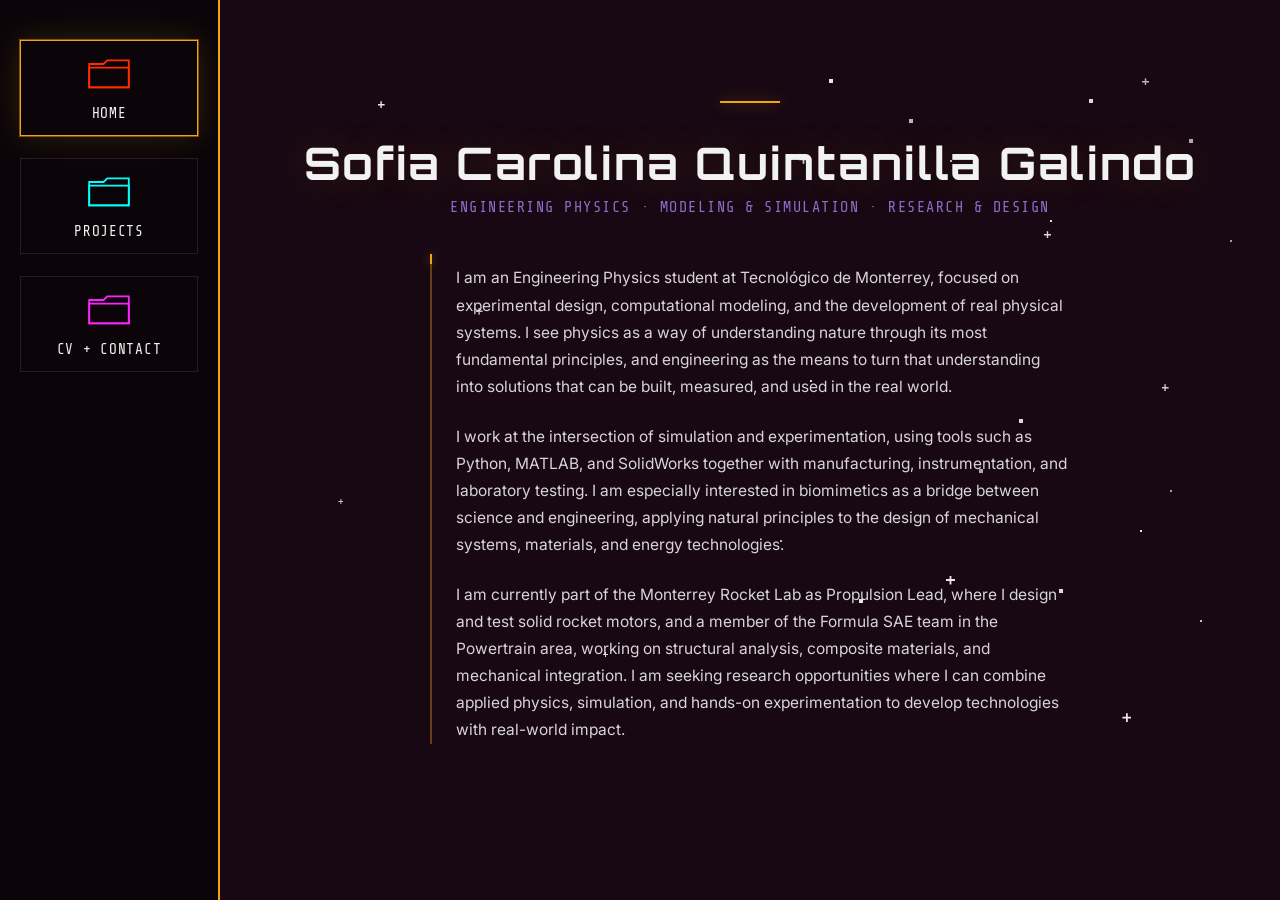
<file: index.html>
<!DOCTYPE html>
<html lang="en">
<head>
  <meta charset="UTF-8" />
  <title>Sofia C. Quintanilla — Portfolio</title>
  <link href="https://fonts.googleapis.com/css2?family=Orbitron:wght@400;600&family=Inter:wght@300;400;600&family=Share+Tech+Mono&display=swap" rel="stylesheet">
  <link rel="stylesheet" href="style.css" />
</head>

<body>
  <div id="app">

    <!-- Sidebar -->
    <aside class="sidebar">
      <div class="folders">
        <button class="folder-tile active" data-view="home" aria-label="Home">
          <img src="assets/icons/folder.svg" class="folder-icon tint-home" alt="Folder icon" />
          <span class="folder-label">Home</span>
        </button>
        <button class="folder-tile" data-view="projects" aria-label="Projects">
          <img src="assets/icons/folder.svg" class="folder-icon tint-projects" alt="Folder icon" />
          <span class="folder-label">Projects</span>
        </button>
        <button class="folder-tile" data-view="cv" aria-label="CV + Contact">
          <img src="assets/icons/folder.svg" class="folder-icon tint-cv" alt="Folder icon" />
          <span class="folder-label">CV + Contact</span>
        </button>
      </div>
    </aside>

    <!-- Main content -->
    <main class="content">

      <!-- HOME -->
      <section id="home" class="view active">

        <!-- pixel stars background -->
        <div class="stars-layer"></div>
        <div class="stars-twinkle">
          <div class="star-px s1"></div>
          <div class="star-px s2"></div>
          <div class="star-px s3"></div>
          <div class="star-px s4"></div>
          <div class="star-px s5"></div>
          <div class="star-px s6"></div>
          <div class="star-px s7"></div>
          <div class="star-px s8"></div>
          <div class="star-px s9"></div>
          <div class="star-px s10"></div>
        </div>

        <h1>Sofia Carolina Quintanilla Galindo</h1>
        <p class="subtitle">Engineering Physics · Modeling & Simulation · Research & Design</p>

        <div class="home-grid">
          <div class="home-text">
            <div class="hero-text">
              <p>
                I am an Engineering Physics student at Tecnológico de Monterrey, focused on experimental design,
                computational modeling, and the development of real physical systems. I see physics as a way of
                understanding nature through its most fundamental principles, and engineering as the means to
                turn that understanding into solutions that can be built, measured, and used in the real world.
              </p>
              <p>
                I work at the intersection of simulation and experimentation, using tools such as Python, MATLAB,
                and SolidWorks together with manufacturing, instrumentation, and laboratory testing. I am especially
                interested in biomimetics as a bridge between science and engineering, applying natural principles
                to the design of mechanical systems, materials, and energy technologies.
              </p>
              <p>
                I am currently part of the Monterrey Rocket Lab as Propulsion Lead, where I design and test solid
                rocket motors, and a member of the Formula SAE team in the Powertrain area, working on structural
                analysis, composite materials, and mechanical integration. I am seeking research opportunities
                where I can combine applied physics, simulation, and hands-on experimentation to develop technologies
                with real-world impact.
              </p>
            </div>
          </div>

          <div class="home-media">
            <div class="media-frame">
              <p>GIF / Animation goes here</p>
            </div>
          </div>
        </div>
      </section>

      <!-- PROJECTS -->
      <section id="projects" class="view">
        <div class="projects-wrap">
          <div id="projectsIndex" class="projects-index">
            <h2 class="section-title">Projects</h2>
            <p class="section-hint">Select a folder to open the project file.</p>

            <div class="folder-stack" role="list">

              <!-- 1 -->
              <button class="project-folder" role="listitem"
                data-project="p1"
                data-title="Humpback-Inspired Cutting Blade Design"
                data-tag="Biomimetics"
                data-has-pdf="true"
                data-pdf="assets/pdf/blade_biomimetics.pdf">
                <span class="tab tab-small" data-tag="bio">BIOMIMETICS</span>
                <span class="tab tab-big">Humpback-Inspired Cutting Blade Design</span>
              </button>

              <!-- 2 -->
              <button class="project-folder" role="listitem"
                data-project="p2"
                data-title="Steel Annealing Data Analysis & Optimization"
                data-tag="Statistical Mechanics"
                data-has-pdf="false"
                data-media="assets/media/annealing_01.png|assets/media/annealing_02.png|assets/media/annealing_03.png">
                <span class="tab tab-small" data-tag="stat">STATISTICAL MECHANICS</span>
                <span class="tab tab-big">Steel Annealing Data Analysis & UI Dashboard</span>
              </button>

              <!-- 3 -->
              <button class="project-folder" role="listitem"
                data-project="p3"
                data-title="Newtonian Telescope: Design & Fabrication"
                data-tag="Optics"
                data-has-pdf="false"
                data-media="assets/media/t5.png|assets/media/t6.png|assets/media/t1.jpg|assets/media/t4.png">
                <span class="tab tab-small" data-tag="optics">OPTICS</span>
                <span class="tab tab-big">Newtonian Telescope: Design & Fabrication</span>
              </button>

              <!-- 4 -->
              <button class="project-folder" role="listitem"
                data-project="p4"
                data-title="Design of a vacuum chamber"
                data-tag="Materials characterization"
                data-has-pdf="false"
                data-media="assets/media/camara5.png|assets/media/video1camara.mp4|assets/media/camara2.png|assets/media/camara4.png">
                <span class="tab tab-small" data-tag="stoch">MATERIALS CHARACTERIZATION</span>
                <span class="tab tab-big">Design of a vacuum chamber</span>
              </button>

              <!-- 10 -->
              <button class="project-folder" role="listitem"
                data-project="p10"
                data-title="Synthesis & Characterization of Carbon Nanotubes"
                data-tag="Materials Characterization"
                data-has-pdf="true"
                data-pdf="./assets/pdf/sintesiscaroport.pdf"
                data-pdf2="./assets/pdf/caractcaroport.pdf">
                <span class="tab tab-small" data-tag="stoch">MATERIALS CHARACTERIZATION</span>
                <span class="tab tab-big">Synthesis &amp; Characterization of Carbon Nanotubes</span>
              </button>

              <!-- 5 -->
              <button class="project-folder" role="listitem"
                data-project="p5"
                data-title="1D Quantum Systems: Infinite Potential Well"
                data-tag="Quantum Mechanics"
                data-has-pdf="true"
                data-pdf="./assets/pdf/cuantica1caro.pdf">
                <span class="tab tab-small" data-tag="quantum">QUANTUM MECHANICS</span>
                <span class="tab tab-big">1D Quantum Systems: Infinite Potential Well</span>
              </button>

              <!-- 6 -->
              <button class="project-folder" role="listitem"
                data-project="p6"
                data-title="3D Quantum Systems: Spherical Harmonics &amp; Central Potentials"
                data-tag="Quantum Mechanics"
                data-has-pdf="true"
                data-pdf="./assets/pdf/cuantica2caro.pdf">
                <span class="tab tab-small" data-tag="quantum">QUANTUM MECHANICS</span>
                <span class="tab tab-big">3D Quantum Systems: Spherical Harmonics &amp; Central Potentials</span>
              </button>

              <!-- 7 -->
              <button class="project-folder" role="listitem"
                data-project="p7"
                data-title="Magnetic Field from Charges in Circular Motion"
                data-tag="Electrodynamics + Math"
                data-has-pdf="true"
                data-pdf="./assets/pdf/mp1electrocaro.pdf">
                <span class="tab tab-small" data-tag="em">ELECTRODYNAMICS + MATH</span>
                <span class="tab tab-big">Magnetic Field from Charges in Circular Motion</span>
              </button>

              <!-- 8 -->
              <button class="project-folder" role="listitem"
                data-project="p8"
                data-title="Monterrey Rocket Lab"
                data-tag="Experimental Rocketry"
                data-has-pdf="false"
                data-media="./assets/media/rocketvideo.mp4|./assets/media/4.mp4|./assets/media/rocket2.png">
                <span class="tab tab-small" data-tag="rocket">EXP ROCKETRY</span>
                <span class="tab tab-big">Monterrey Rocket Lab</span>
              </button>

              <!-- 9 -->
              <button class="project-folder" role="listitem"
                data-project="p9"
                data-title="Motores de Ideas"
                data-tag="STEM Outreach"
                data-has-pdf="false"
                data-link="https://www.instagram.com/motoresdeideas.fsae/"
                data-media="./assets/media/motores1.png|./assets/media/2.png|./assets/media/3.png|./assets/media/motores4.jpeg">
                <span class="tab tab-small" data-tag="outreach">EDUCATION</span>
                <span class="tab tab-big">Motores de Ideas</span>
              </button>

            </div><!-- /folder-stack -->

            <!-- Detail (scroll target) -->
            <div id="projectDetail" class="project-detail">
              <div class="detail-header">
                <h3 id="detailTitle">Select a project</h3>
                <span id="detailTag" class="detail-tag">—</span>
              </div>

              <div class="detail-body">
                <div class="detail-text">
                  <p id="detailDesc">
                    Click a folder above to load the project summary here.
                  </p>
                  <div class="detail-actions">
                    <button id="backToIndex" class="ghost-btn">Back to projects index</button>
                  </div>
                </div>

                <div class="detail-right">
                  <div id="pdfBox" class="pdf-box hidden">
                    <div class="pdf-topbar">
                      <span class="pdf-label">PDF Preview</span>
                      <a id="pdfDownload" class="pdf-download" href="#" download>Download</a>
                    </div>
                    <div class="pdf-placeholder">PDF preview area (iframe or PDF.js later)</div>
                  </div>

                  <div id="mediaBox" class="media-box hidden">
                    <div class="media-topbar">
                      <span class="pdf-label">Media</span>
                    </div>
                    <div class="media-placeholder">3–4 images/videos gallery goes here</div>
                  </div>
                </div>
              </div>
            </div><!-- /projectDetail -->

          </div><!-- /projectsIndex -->
        </div><!-- /projects-wrap -->
      </section><!-- /projects -->

      <!-- CV -->
      <section id="cv" class="view">
        <div class="cv-wrap">
          <h2 class="section-title">CV + Contact</h2>
          <p class="section-hint">Download the full CV or preview it here.</p>

          <div class="cv-grid">
            <!-- PDF viewer -->
            <div class="cv-panel">
              <div class="panel-topbar">
                <span class="panel-title">CV Preview</span>
                <a class="panel-link" href="assets/pdf/CV_Caro.pdf" download>Download PDF</a>
              </div>
              <div class="cv-viewer clean">
                <iframe
                  class="cv-iframe"
                  src="assets/pdf/CV_Caro.pdf#view=FitH"
                  title="CV PDF Preview">
                </iframe>
              </div>
            </div>

            <!-- Contact / extras -->
            <div class="cv-panel">
              <div class="panel-topbar">
                <span class="panel-title">Info</span>
                <span class="panel-sub">Sofia Carolina Quintanilla Galindo</span>
              </div>

              <div class="cv-info">
                <h3 class="cv-name">Sofia Carolina Quintanilla Galindo</h3>
                <p class="cv-role">Engineering Physics · Modeling & Simulation · Research & Design</p>

                <div class="cv-block">
                  <div class="cv-block-title">Focus</div>
                  <ul class="cv-list">
                    <li>Applied physics & engineering design</li>
                    <li>Computational modeling & data analysis</li>
                    <li>Experimental projects and STEM outreach</li>
                  </ul>
                </div>

                <div class="cv-block">
                  <div class="cv-block-title">Links</div>
                  <ul class="cv-list">
                    <li>
                      <a class="text-link"
                        href="https://www.linkedin.com/in/sof%C3%ADa-carolina-quintanilla-galindo-07b5112b5/"
                        target="_blank" rel="noreferrer">
                        linkedin.com/in/sofia-carolina-quintanilla-galindo
                      </a>
                    </li>
                    <li><a class="text-link" href="mailto:carolinasofia.1220@gmail.com">carolinasofia.1220@gmail.com</a></li>
                    <li><a class="text-link" href="https://www.instagram.com/motoresdeideas.fsae/" target="_blank" rel="noreferrer">Instagram · Motores de Ideas</a></li>
                  </ul>
                </div>

                <div class="cv-block">
                  <div class="cv-block-title">Extra</div>
                  <p class="cv-note">
                    Interested in materials, energy systems, and physical modeling through simulation and experimentation.
                  </p>
                </div>
              </div><!-- /cv-info -->
            </div><!-- /cv-panel right -->
          </div><!-- /cv-grid -->
        </div><!-- /cv-wrap -->
      </section><!-- /cv -->

    </main>
  </div><!-- /app -->

  <script src="app.js"></script>
</body>
</html>
</file>
<file: style.css>
* {
  box-sizing: border-box;
  margin: 0;
  padding: 0;
}

body {
  font-family: 'Inter', sans-serif;
  background: #170813;
  color: #f2f2f2;
}

#app {
  display: flex;
  height: 100vh;
}

/* Sidebar */
.sidebar {
  width: 220px;
  background: #0b0509;
  border-right: 2px solid #f1a510;
  padding: 30px 20px;
  display: flex;
  flex-direction: column;
}


.folders {
  display: flex;
  flex-direction: column;
  gap: 15px;
}

.folder-btn {
  background: transparent;
  border: 1px solid #444;
  color: #f2f2f2;
  padding: 12px;
  text-align: left;
  cursor: pointer;
  font-family: 'Share Tech Mono', monospace;
  display: flex;
  gap: 10px;
  align-items: center;
  transition: all 0.2s ease;
}

.folder-btn:hover {
  border-color: #f10b11;
  color: #f10b11;
}

.folder-btn.active {
  border-color: #f1a510;
  color: #f1a510;
}

/* Content */
.content {
  flex: 1;
  padding: 40px;
  overflow-y: auto;
}

/* Views */
.view {
  display: none;
}

.view.active {
  display: block;
}

/* Home */
h1 {
  font-family: 'Orbitron', sans-serif;
  font-size: 2.5rem;
  margin-bottom: 10px;
}

.subtitle {
  color: #906bc5;
  margin-bottom: 40px;
}

/* ===== HOME redesign ===== */
#home {
  display: flex;
  flex-direction: column;
  align-items: center;
  justify-content: center;
  min-height: 85vh;
  text-align: center;
  padding: 20px 0;
  position: relative;
  overflow: hidden;
}

/* ===== Pixel stars ===== */
#home .stars-layer {
  position: absolute;
  inset: 0;
  pointer-events: none;
  z-index: 0;
}

/* Each star is a tiny box-shadow cluster on a 1px element */
#home .stars-layer::before,
#home .stars-layer::after {
  content: "";
  position: absolute;
  width: 2px;
  height: 2px;
  background: transparent;
  image-rendering: pixelated;
  animation: starDrift 60s linear infinite;
}

#home .stars-layer::before {
  box-shadow:
    80px  40px 0 1px rgba(255,255,255,0.9),
    200px 120px 0 0px rgba(255,255,255,0.7),
    340px  60px 0 1px rgba(255,255,255,0.85),
    480px 200px 0 0px rgba(255,255,255,0.6),
    600px  30px 0 1px rgba(255,255,255,0.9),
    720px 160px 0 0px rgba(255,255,255,0.75),
    860px  90px 0 1px rgba(255,255,255,0.8),
    980px 250px 0 0px rgba(255,255,255,0.65),
   1100px  50px 0 1px rgba(255,255,255,0.9),
    140px 300px 0 0px rgba(255,255,255,0.7),
    270px 380px 0 1px rgba(255,255,255,0.85),
    420px 450px 0 0px rgba(255,255,255,0.6),
    560px 320px 0 1px rgba(255,255,255,0.8),
    690px 420px 0 0px rgba(255,255,255,0.75),
    820px 360px 0 1px rgba(255,255,255,0.9),
    950px 480px 0 0px rgba(255,255,255,0.65),
   1080px 390px 0 1px rgba(255,255,255,0.8),
     30px 500px 0 0px rgba(255,255,255,0.7),
    310px 550px 0 1px rgba(255,255,255,0.85),
    650px 530px 0 0px rgba(255,255,255,0.6),
    900px 570px 0 1px rgba(255,255,255,0.9),
   1150px 510px 0 0px rgba(255,255,255,0.7);
  animation-duration: 70s;
}

#home .stars-layer::after {
  box-shadow:
    160px  80px 0 1px rgba(255,255,255,0.7),
    300px 180px 0 0px rgba(255,255,255,0.85),
    440px 100px 0 1px rgba(255,255,255,0.65),
    580px 260px 0 0px rgba(255,255,255,0.9),
    700px  70px 0 1px rgba(255,255,255,0.75),
    840px 210px 0 0px rgba(255,255,255,0.8),
   1020px 140px 0 1px rgba(255,255,255,0.7),
     60px 340px 0 0px rgba(255,255,255,0.85),
    230px 430px 0 1px rgba(255,255,255,0.65),
    390px 490px 0 0px rgba(255,255,255,0.9),
    530px 370px 0 1px rgba(255,255,255,0.8),
    760px 460px 0 0px rgba(255,255,255,0.7),
    910px 410px 0 1px rgba(255,255,255,0.85),
   1060px 350px 0 0px rgba(255,255,255,0.65),
    110px 560px 0 1px rgba(255,255,255,0.9),
    450px 580px 0 0px rgba(255,255,255,0.75),
    780px 540px 0 1px rgba(255,255,255,0.8),
   1120px 560px 0 0px rgba(255,255,255,0.7);
  animation-duration: 90s;
  animation-delay: -30s;
}

/* twinkle: some stars pulse with cross shape using filter */
#home .stars-twinkle {
  position: absolute;
  inset: 0;
  pointer-events: none;
  z-index: 0;
}

/* pixel-cross stars via clip-path + animation */
.star-px {
  position: absolute;
  width: 7px;
  height: 7px;
  background: white;
  clip-path: polygon(
    40% 0%, 60% 0%,
    60% 40%, 100% 40%, 100% 60%,
    60% 60%, 60% 100%, 40% 100%,
    40% 60%, 0% 60%, 0% 40%,
    40% 40%
  );
  animation: twinkle 3s ease-in-out infinite;
  image-rendering: pixelated;
}

.star-px.s1  { top:  8%; left: 12%; animation-delay: 0s;    animation-duration: 2.8s; opacity: 0.9; }
.star-px.s2  { top: 15%; left: 55%; animation-delay: 1.2s;  animation-duration: 3.5s; opacity: 0.8; width: 9px; height: 9px; }
.star-px.s3  { top: 25%; left: 80%; animation-delay: 0.5s;  animation-duration: 2.5s; opacity: 0.85; }
.star-px.s4  { top: 60%; left:  8%; animation-delay: 2s;    animation-duration: 4s;   opacity: 0.75; width: 5px; height: 5px; }
.star-px.s5  { top: 70%; left: 70%; animation-delay: 0.8s;  animation-duration: 3.2s; opacity: 0.9; width: 9px; height: 9px; }
.star-px.s6  { top: 45%; left: 92%; animation-delay: 1.8s;  animation-duration: 2.7s; opacity: 0.8; }
.star-px.s7  { top: 80%; left: 35%; animation-delay: 0.3s;  animation-duration: 3.8s; opacity: 0.85; width: 5px; height: 5px; }
.star-px.s8  { top:  5%; left: 90%; animation-delay: 2.5s;  animation-duration: 3s;   opacity: 0.7; }
.star-px.s9  { top: 88%; left: 88%; animation-delay: 1s;    animation-duration: 2.6s; opacity: 0.9; width: 9px; height: 9px; }
.star-px.s10 { top: 35%; left: 22%; animation-delay: 3s;    animation-duration: 4.2s; opacity: 0.75; }

@keyframes twinkle {
  0%, 100% { opacity: 0.15; transform: scale(0.8); }
  50%       { opacity: 1;    transform: scale(1.15); }
}

@keyframes starDrift {
  from { transform: translateY(0); }
  to   { transform: translateY(-40px); }
}

/* make sure content sits above stars */
#home > *:not(.stars-layer):not(.stars-twinkle) {
  position: relative;
  z-index: 1;
}

#home h1 {
  font-size: clamp(1.8rem, 3.5vw, 2.8rem);
  letter-spacing: 0.04em;
  margin-bottom: 8px;
  /* subtle gold glow */
  text-shadow: 0 0 40px rgba(241,165,16,0.18);
}

#home .subtitle {
  font-family: 'Share Tech Mono', monospace;
  font-size: 0.95rem;
  letter-spacing: 0.1em;
  color: #906bc5;
  margin-bottom: 48px;
  text-transform: uppercase;
}

/* decorative line above name */
#home::before {
  content: "";
  display: block;
  width: 60px;
  height: 2px;
  background: #f1a510;
  margin: 0 auto 32px;
  box-shadow: 0 0 14px rgba(241,165,16,0.5);
}

.home-grid {
  display: flex;
  flex-direction: column;
  align-items: center;
  gap: 0;
  width: 100%;
}

.hero-text {
  max-width: 640px;
  text-align: left;
  border-left: 2px solid rgba(241,165,16,0.35);
  padding-left: 24px;
  position: relative;
}

/* decorative corner accent */
.hero-text::before {
  content: "";
  position: absolute;
  top: -10px;
  left: -2px;
  width: 2px;
  height: 10px;
  background: #f1a510;
  box-shadow: 0 0 10px rgba(241,165,16,0.6);
}

.hero-text p {
  margin-bottom: 1.4rem;
  line-height: 1.75;
  color: rgba(242,242,242,0.88);
  font-size: 0.97rem;
}

.hero-text p:last-child {
  margin-bottom: 0;
}

/* hide the old media column */
.home-media {
  display: none;
}

.home-text {
  display: flex;
  justify-content: center;
}

.media-frame {
  display: none;
}

.folders {
  display: flex;
  flex-direction: column;
  gap: 22px;
  margin-top: 10px;
}

/* icon + label layout */
.folder-tile {
  background: transparent;
  border: 1px solid #2a1a24;
  padding: 14px 10px;
  cursor: pointer;
  display: grid;
  place-items: center;
  gap: 10px;
  transition: transform 0.15s ease, border-color 0.15s ease;
}

.folder-tile:hover {
  transform: translateY(-2px);
  border-color: rgba(241, 165, 16, 0.8);
}

.folder-tile.active {
  border-color: #f1a510;
  box-shadow: 0 0 0 1px rgba(241,165,16,0.35);
}

.folder-icon {
  width: 44px;
  height: 36px;
}

.folder-label {
  font-family: 'Share Tech Mono', monospace;
  font-size: 0.9rem;
  letter-spacing: 0.05em;
  color: #f2f2f2;
  margin-top: 4px;
  text-transform: uppercase;
}


/* Tinting (approx colorization for SVG image via filter) */
.tint-home { filter: hue-rotate(330deg) saturate(6) brightness(1.1); }
.tint-projects { filter: hue-rotate(140deg) saturate(4) brightness(1.2); } /* cyan */
.tint-cv { filter: hue-rotate(280deg) saturate(3.5) brightness(1.2); }     /* magenta */


/* Keep each icon's tint always — active/hover effects go on the tile, not the icon */
.folder-tile:hover {
  box-shadow: 0 0 0 1px rgba(241,165,16,0.25), 0 0 18px rgba(241,165,16,0.10);
}

.folder-tile.active {
  box-shadow: 0 0 0 1px rgba(241,165,16,0.45), 0 0 28px rgba(241,165,16,0.18);
}

/* ---------- Projects ---------- */
.projects-wrap {
  max-width: 1100px;
  margin: 0 auto;
}

.section-title {
  font-family: 'Orbitron', sans-serif;
  font-size: 2rem;
  margin-bottom: 6px;
}

.section-hint {
  font-family: 'Share Tech Mono', monospace;
  color: rgba(242,242,242,0.7);
  margin-bottom: 26px;
}

.folder-stack {
  display: grid;
  gap: 14px;
  justify-items: center;
  padding-bottom: 40px;
}

/* Each “folder” row */
.project-folder {
  width: min(900px, 92%);
  background: rgba(0,0,0,0.15);
  border: 1px solid rgba(241,165,16,0.25);
  padding: 20px 22px;
  cursor: pointer;
  position: relative;
  transition: transform 0.15s ease, border-color 0.15s ease, box-shadow 0.15s ease;
}

/* slight overlap feel */
.project-folder:not(:first-child) {
  margin-top: -6px;
}

.project-folder:hover {
  transform: translateY(-2px);
  border-color: rgba(241,165,16,0.75);
  box-shadow: 0 0 0 1px rgba(241,165,16,0.25), 0 0 22px rgba(241,165,16,0.10);
}

.tab {
  display: inline-block;
  font-family: 'Share Tech Mono', monospace;
  letter-spacing: 0.06em;
  text-transform: uppercase;
  border: 1px solid rgba(241,165,16,0.35);
  padding: 6px 10px;

  color: rgba(242, 242, 242, 0.95);
  text-shadow: 0 0 10px rgba(241,165,16,0.15);
}

.project-folder:hover .tab {
  border-color: rgba(241,165,16,0.85);
  text-shadow: 0 0 14px rgba(241,165,16,0.25);
}


.tab-small {
  position: absolute;
  left: 16px;
  top: -14px;
  font-size: 0.75rem;
  background: #0b0509;
}

.tab-big {
  position: absolute;
  right: 16px;
  top: -14px;
  font-size: 0.8rem;
  background: #0b0509;
  max-width: calc(100% - 170px);
  white-space: nowrap;
  overflow: hidden;
  text-overflow: ellipsis;
}

/* give each folder row a “body” height even with tabs absolute */
.project-folder::after {
  content: "";
  display: block;
  height: 18px;
}

/* ========== Project Detail ========== */
.project-detail{
  margin-top: 70px;
  border: 1px solid rgba(241,165,16,0.35);
  padding: 26px;
  background: rgba(0,0,0,0.12);

  /* keep it clean */
  min-height: 0;
}



.detail-header {
  display: flex;
  align-items: baseline;
  justify-content: space-between;
  gap: 20px;
  margin-bottom: 18px;
}

.detail-header h3 {
  font-family: 'Orbitron', sans-serif;
  font-size: 1.5rem;
}

.detail-tag {
  font-family: 'Share Tech Mono', monospace;
  color: #906bc5;
}

.detail-body {
  display: grid;
  grid-template-columns: 1.1fr 0.9fr;
  gap: 24px;
}

.detail-text p {
  line-height: 1.6;
  color: rgba(242,242,242,0.92);
}

.ghost-btn {
  margin-top: 18px;
  background: transparent;
  border: 1px solid rgba(241,165,16,0.45);
  color: #f1a510;
  padding: 10px 12px;
  cursor: pointer;
  font-family: 'Share Tech Mono', monospace;
}

.ghost-btn:hover {
  border-color: rgba(241,165,16,0.9);
}

/* Right boxes */
.hidden { display: none; }

.pdf-box, .media-box {
  border: 1px solid rgba(241,165,16,0.35);
  background: rgba(0,0,0,0.18);
}

.pdf-topbar, .media-topbar {
  display: flex;
  justify-content: space-between;
  align-items: center;
  padding: 10px 12px;
  border-bottom: 1px solid rgba(241,165,16,0.25);
}

.pdf-label {
  font-family: 'Share Tech Mono', monospace;
  color: rgba(242,242,242,0.8);
}

.pdf-download {
  font-family: 'Share Tech Mono', monospace;
  color: #f1a510;
  text-decoration: none;
}

.pdf-placeholder, .media-placeholder {
  padding: 14px 12px;
  height: 360px;
  display: grid;
  place-items: center;
  color: rgba(242,242,242,0.65);
  font-family: 'Share Tech Mono', monospace;
}

/* --- Subject color coding (FILLED labels) --- */

.tab-small {
  color: #0b0509; /* dark text for bright fills */
  border-color: rgba(255,255,255,0.18);
  text-shadow: none;
  font-weight: 600;
}

/* Biomimetics (amethyst) */
.tab-small[data-tag="bio"] {
  background: #5aa784;
  color: #f2f2f2;
}

/* Statistical Mechanics (gold) */
.tab-small[data-tag="stat"] {
  background: #dd0606;
  color: #f2f2f2;
}

/* Optics (gold) */
.tab-small[data-tag="optics"] {
  background: #583ca0;
  color: #f2f2f2;
}

/* Stochastics (plump purple) */
.tab-small[data-tag="stoch"] {
  background: #3e0548;
  color: #f2f2f2;
}

/* Quantum Mechanics (amethyst or plump purple; choose one) */
.tab-small[data-tag="quantum"] {
  background: #995CD0;
  color: #f2f2f2;
}

/* Electrodynamics + Math (inchworm green) */
.tab-small[data-tag="em"] {
  background: #8EDF5F;
  color: #f2f2f2;
}

/* Rocketry (mandarin) */
.tab-small[data-tag="rocket"] {
  background: #cb450c;
  color: #f2f2f2;
}

/* Outreach / Education (inchworm green) */
.tab-small[data-tag="outreach"] {
  background: #0c1c03;
  color: #f2f2f2;
}

/* Optional: make filled tags look more “sticker-like” */
.tab-small {
  border-width: 1px;
  box-shadow: 0 6px 18px rgba(0,0,0,0.30);
}

/* ---------- PDF toggle (dual-PDF projects) ---------- */
.pdf-toggle {
  display: flex;
  gap: 6px;
}

.pdf-toggle-btn {
  background: transparent;
  border: 1px solid rgba(241,165,16,0.35);
  color: rgba(242,242,242,0.7);
  font-family: 'Share Tech Mono', monospace;
  font-size: 0.75rem;
  letter-spacing: 0.06em;
  padding: 5px 10px;
  cursor: pointer;
  text-transform: uppercase;
  transition: border-color 0.15s, color 0.15s;
}

.pdf-toggle-btn:hover {
  border-color: rgba(241,165,16,0.7);
  color: #f1a510;
}

.pdf-toggle-btn.active {
  border-color: #f1a510;
  color: #f1a510;
  box-shadow: 0 0 10px rgba(241,165,16,0.15);
}
.cv-wrap {
  max-width: 1200px;
  margin: 0 auto;
}

.cv-grid {
  display: grid;
  grid-template-columns: 1.15fr 0.85fr;
  gap: 24px;
  margin-top: 18px;
}

.cv-panel {
  border: 1px solid rgba(241,165,16,0.35);
  background: rgba(0,0,0,0.14);
}

.panel-topbar {
  display: flex;
  justify-content: space-between;
  align-items: baseline;
  gap: 14px;
  padding: 12px 14px;
  border-bottom: 1px solid rgba(241,165,16,0.25);
}

.panel-title {
  font-family: 'Share Tech Mono', monospace;
  color: rgba(242,242,242,0.9);
}

.panel-sub {
  font-family: 'Share Tech Mono', monospace;
  color: rgba(242,242,242,0.6);
  font-size: 0.9rem;
}

.panel-link {
  font-family: 'Share Tech Mono', monospace;
  color: #f1a510;
  text-decoration: none;
}

.panel-link:hover {
  text-decoration: underline;
}

.cv-viewer {
  height: 72vh;
  background: rgba(0,0,0,0.20);
}

.cv-iframe {
  width: 100%;
  height: 100%;
  border: 0;
}

.cv-info {
  padding: 18px 16px 22px;
}

.cv-name {
  font-family: 'Orbitron', sans-serif;
  font-size: 1.3rem;
  margin-bottom: 6px;
}

.cv-role {
  font-family: 'Share Tech Mono', monospace;
  color: #906bc5;
  margin-bottom: 18px;
}

.cv-block {
  margin-top: 16px;
  padding-top: 14px;
  border-top: 1px solid rgba(241,165,16,0.18);
}

.cv-block-title {
  font-family: 'Share Tech Mono', monospace;
  color: rgba(242,242,242,0.85);
  margin-bottom: 8px;
  letter-spacing: 0.06em;
  text-transform: uppercase;
}

.cv-list {
  margin-left: 18px;
  line-height: 1.65;
  color: rgba(242,242,242,0.9);
}

.text-link {
  color: #f1a510;
  text-decoration: none;
}

.text-link:hover {
  text-decoration: underline;
}

.cv-note {
  color: rgba(242,242,242,0.85);
  line-height: 1.6;
}

/* ---------- PDF.js Viewer (EVA clean) ---------- */
.pdfjs {
  border: 1px solid rgba(241,165,16,0.35);
  background: rgba(0,0,0,0.18);
}

.pdfjs-topbar {
  display: flex;
  justify-content: space-between;
  align-items: center;
  padding: 10px 12px;
  border-bottom: 1px solid rgba(241,165,16,0.25);
  gap: 10px;
}

.pdfjs-left, .pdfjs-right {
  display: flex;
  align-items: center;
  gap: 8px;
}

.pdfbtn {
  background: transparent;
  border: 1px solid rgba(241,165,16,0.45);
  color: #f1a510;
  font-family: 'Share Tech Mono', monospace;
  padding: 6px 10px;
  cursor: pointer;
  letter-spacing: 0.06em;
}

.pdfbtn:hover {
  border-color: rgba(241,165,16,0.9);
  box-shadow: 0 0 18px rgba(241,165,16,0.12);
}

.pdfbtn-link {
  text-decoration: none;
  display: inline-flex;
  align-items: center;
}

.pdfmeta {
  font-family: 'Share Tech Mono', monospace;
  color: rgba(242,242,242,0.85);
  min-width: 72px;
  text-align: center;
}

.pdfjs-canvas-wrap {
  height: 72vh;
  overflow: auto;
  background: rgba(0,0,0,0.22);
  padding: 14px;
}

/* Canvas looks like a “sheet” on dark */
#cvCanvas {
  display: block;
  margin: 0 auto;
  background: #ffffff;
  box-shadow: 0 12px 40px rgba(0,0,0,0.55);
}

/* ---------- Clean CV iframe viewer ---------- */
.cv-grid {
  display: grid;
  grid-template-columns: 1.35fr 0.65fr;
  gap: 24px;
  margin-top: 18px;
}

.cv-viewer.clean {
  height: 72vh;
  background: rgba(0,0,0,0.22);
  padding: 12px;
  border-top: 1px solid rgba(241,165,16,0.18);
}

.cv-iframe {
  width: 100%;
  height: 100%;
  border: 1px solid rgba(241,165,16,0.22);
  background: #0b0509;
  box-shadow: 0 12px 40px rgba(0,0,0,0.55);
}

.project-pdf-frame{
  width: 100%;
  height: 100%;
  border: 1px solid rgba(241,165,16,0.25);
  background: #0b0509;
  box-shadow: 0 10px 30px rgba(0,0,0,0.6);
}

.media-grid{
  display: grid;
  grid-template-columns: repeat(2, minmax(0, 1fr));
  gap: 12px;
  padding: 14px;
}

.media-item{
  width: 100%;
  border: 1px solid rgba(241,165,16,0.18);
  background: rgba(0,0,0,0.18);
  padding: 0;
  cursor: pointer;
  box-shadow: 0 8px 22px rgba(0,0,0,0.55);
}

.media-item img,
.media-item video{
  display: block;
  width: 100%;
  height: 180px;
  object-fit: cover;
}

.media-item:hover{
  box-shadow: 0 0 0 1px rgba(241,165,16,0.35), 0 0 22px rgba(241,165,16,0.10);
}

/* ===== Carousel ===== */
.carousel{
  height: 100%;
  display: flex;
  flex-direction: column;
  gap: 10px;
  padding: 14px;
}




.carousel-ui{
  display: flex;
  align-items: center;
  justify-content: space-between;
  gap: 10px;
}

.carousel-btn{
  width: 44px;
  height: 36px;
  border: 1px solid rgba(241,165,16,0.35);
  background: rgba(0,0,0,0.25);
  color: rgba(241,165,16,0.95);
  cursor: pointer;
  box-shadow: 0 0 0 1px rgba(0,0,0,0.2) inset;
}

.carousel-btn:hover{
  box-shadow: 0 0 0 1px rgba(241,165,16,0.35), 0 0 18px rgba(241,165,16,0.10);
}

.carousel-dots{
  display: flex;
  gap: 8px;
  justify-content: center;
  flex: 1;
}

.dot{
  width: 10px;
  height: 10px;
  border-radius: 999px;
  border: 1px solid rgba(241,165,16,0.45);
  background: rgba(0,0,0,0.35);
  cursor: pointer;
}

.dot.active{
  background: rgba(241,165,16,0.9);
}

/* Make the media area actually use the whole panel width */
#mediaBox .media-placeholder{
  width: 100%;
}

/* Carousel should stretch to the container */
.carousel{
  width: 100%;
}

/* Stage behaves like a screen (fills area nicely) */
.carousel-stage{
  width: 100%;
  aspect-ratio: 16 / 9;       /* feel free: 4/3 if you prefer */
  height: auto;               /* ignore fixed height */
  border: 1px solid rgba(241,165,16,0.18);
  background: rgba(0,0,0,0.20);
  box-shadow: 0 10px 30px rgba(0,0,0,0.55);
  display: grid;
  place-items: center;
  overflow: hidden;
}

/* Media fills the stage */
.carousel-media{
  width: 100%;
  height: 100%;
  object-fit: contain;
  display: block;
}

.carousel-stage{
  overflow: hidden;
}

.carousel-stage img.carousel-media,
.carousel-stage video.carousel-media{
  width: 100% !important;
  height: 100% !important;
  object-fit: contain !important;
  object-position: center center !important;
  display: block;
}
</file>
